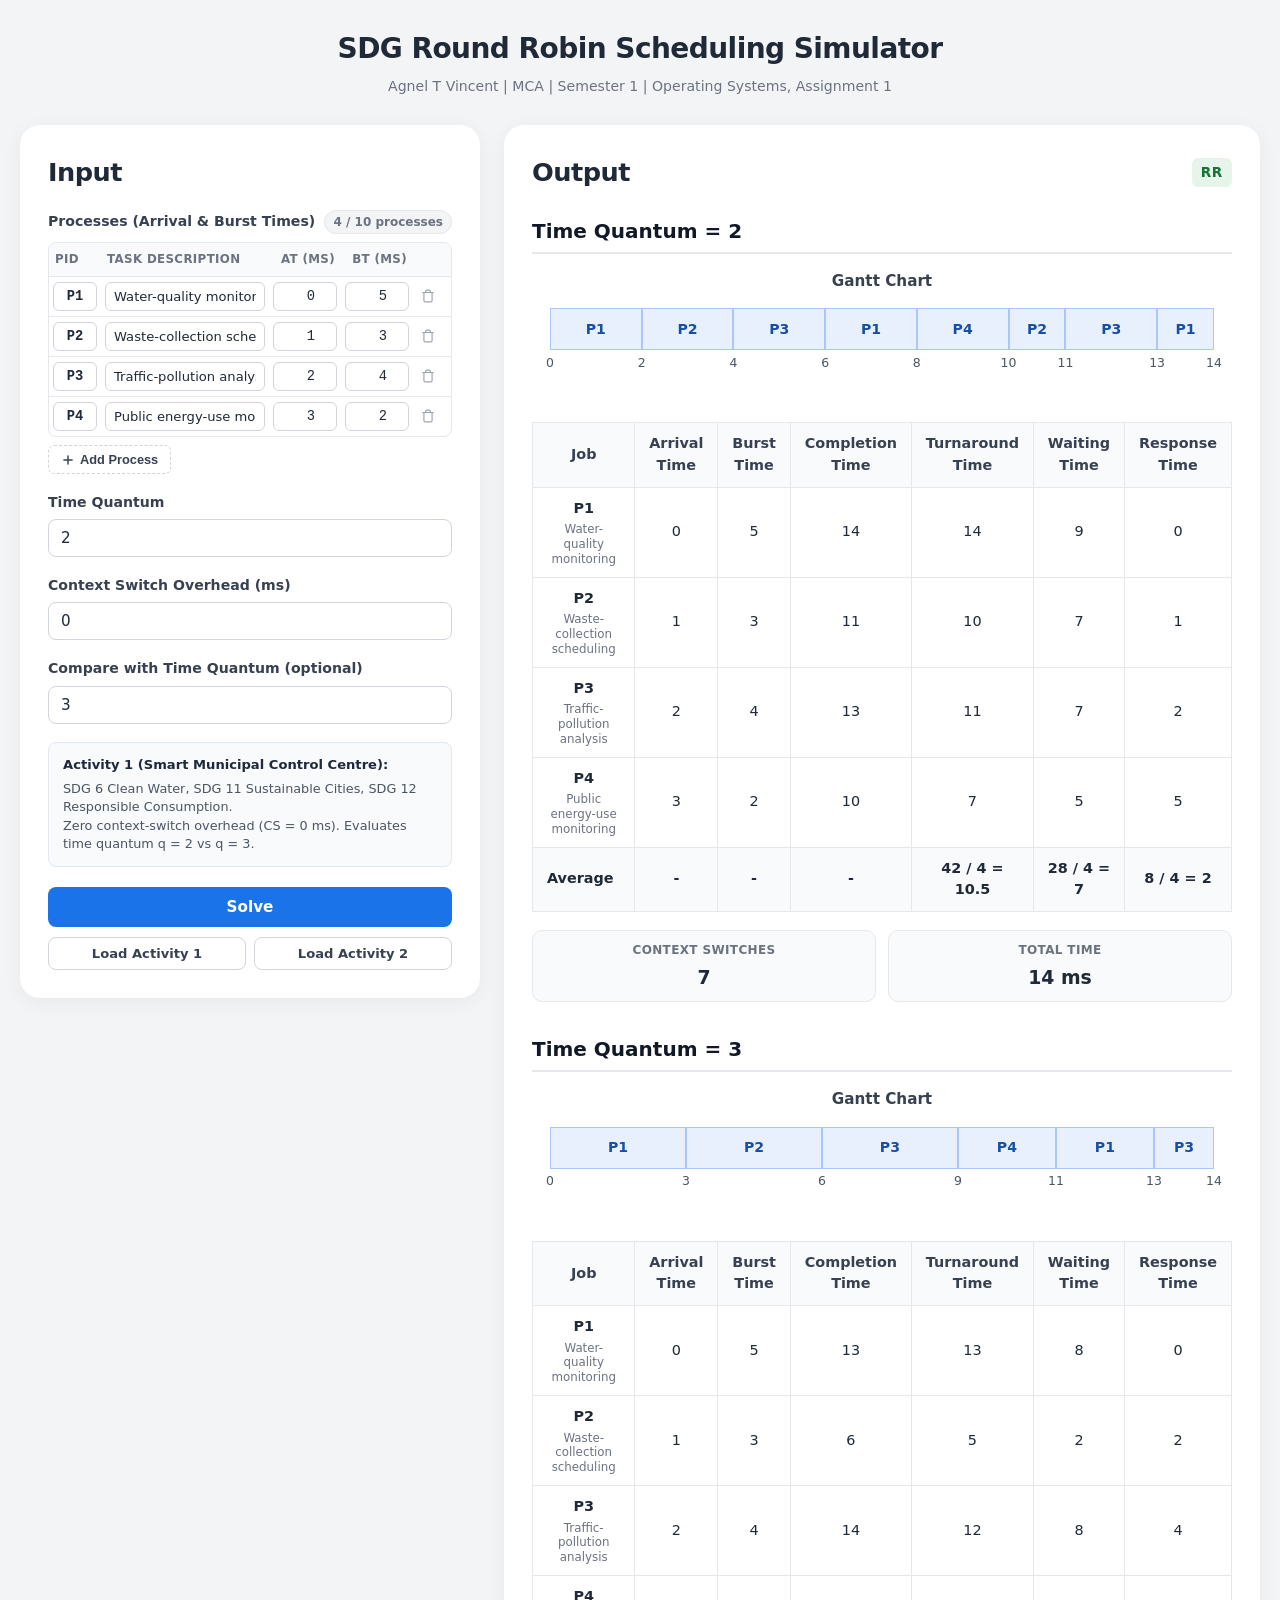
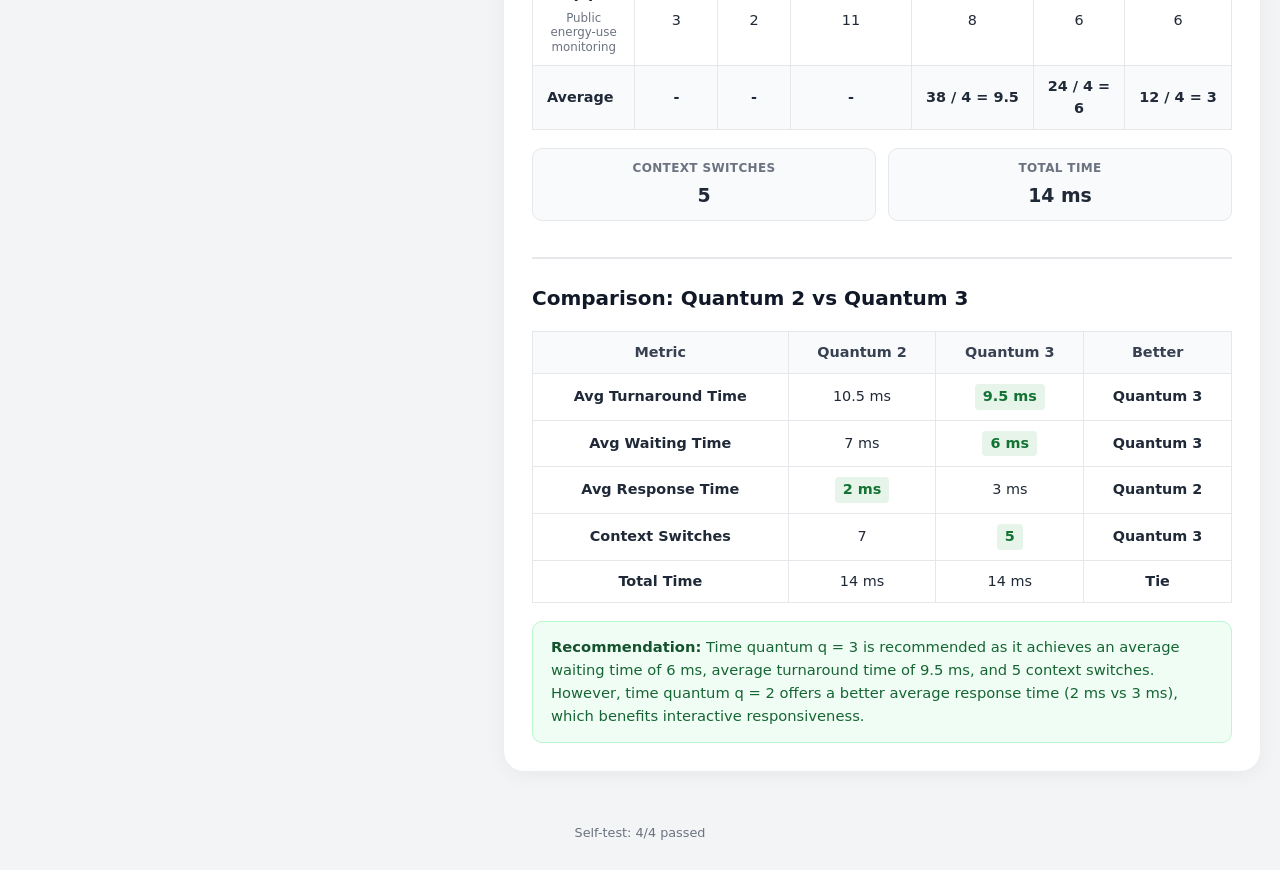
<file: OS1 - Roundrobin Scheduler/index.html>
<!DOCTYPE html>
<html lang="en">
<head>
  <meta charset="UTF-8">
  <meta name="viewport" content="width=device-width, initial-scale=1.0">
  <title>SDG Round Robin Scheduling Simulator</title>
  <link rel="stylesheet" href="style.css">
</head>
<body>

  <!-- Top Header with Page Title and Assignment Details -->
  <header class="app-header">
    <h1 class="page-title">SDG Round Robin Scheduling Simulator</h1>
    <p class="page-subtitle">Agnel T Vincent | MCA | Semester 1 | Operating Systems, Assignment 1</p>
  </header>

  <!-- Two-card Layout: Input on Left, Output on Right -->
  <main class="main-layout">

    <!-- Left Card: Input Parameters -->
    <aside class="card input-card">
      <h2 class="card-heading">Input</h2>

      <!-- Input Form Fields -->
      <form id="scheduler-form" onsubmit="return false;">
        <!-- Process Configuration Table (Row-wise AT & BT) -->
        <div class="process-table-section">
          <div class="table-header-row">
            <label class="form-section-label">Processes (Arrival &amp; Burst Times)</label>
            <span id="process-counter" class="process-counter">4 processes</span>
          </div>

          <div class="process-table-container">
            <table class="table input-table" id="process-input-table">
              <thead>
                <tr>
                  <th scope="col" style="width: 52px;">PID</th>
                  <th scope="col">Task Description</th>
                  <th scope="col" style="width: 72px;" class="text-right">AT (ms)</th>
                  <th scope="col" style="width: 72px;" class="text-right">BT (ms)</th>
                  <th scope="col" style="width: 38px;" class="text-center"></th>
                </tr>
              </thead>
              <tbody id="process-table-body">
                <!-- Dynamically populated process rows -->
              </tbody>
            </table>
          </div>

          <div class="table-actions">
            <button type="button" id="add-process-btn" class="btn-add-process">
              <svg width="14" height="14" viewBox="0 0 24 24" fill="none" stroke="currentColor" stroke-width="2.5" stroke-linecap="round" stroke-linejoin="round">
                <line x1="12" y1="5" x2="12" y2="19"></line>
                <line x1="5" y1="12" x2="19" y2="12"></line>
              </svg>
              Add Process
            </button>
          </div>
        </div>

        <div class="form-group">
          <label for="quantum-input">Time Quantum</label>
          <input type="number" id="quantum-input" value="2" min="1" placeholder="e.g. 2">
        </div>

        <div class="form-group">
          <label for="overhead-input">Context Switch Overhead (ms)</label>
          <input type="number" id="overhead-input" value="0" min="0" placeholder="0 means no overhead">
        </div>

        <div class="form-group">
          <label for="compare-quantum-input">Compare with Time Quantum (optional)</label>
          <input type="number" id="compare-quantum-input" value="3" min="1" placeholder="e.g. 3">
        </div>

        <!-- Scenario Information Callout (shown when a preset is loaded) -->
        <div id="scenario-note" class="scenario-note" style="display: none;"></div>

        <!-- Primary Action Button -->
        <button type="button" id="solve-btn" class="btn btn-primary">Solve</button>

        <!-- Preset Buttons -->
        <div class="preset-group">
          <button type="button" id="btn-activity-1" class="btn btn-outline">Load Activity 1</button>
          <button type="button" id="btn-activity-2" class="btn btn-outline">Load Activity 2</button>
        </div>

        <!-- Error Alert Message -->
        <div id="error-message" class="error-message" role="alert" style="display: none;"></div>
      </form>
    </aside>

    <!-- Right Card: Output Results -->
    <section class="card output-card">
      <div class="output-header">
        <h2 class="card-heading">Output</h2>
        <span class="badge-rr">RR</span>
      </div>

      <!-- Container where results (Gantt, Tables, Summaries) are rendered -->
      <div id="output-content" class="output-content">
        <!-- Rendered dynamically by script.js -->
      </div>
    </section>

  </main>

  <!-- Muted Footer showing Self-Test Result -->
  <footer class="app-footer">
    <p id="self-test-line" class="self-test-text">Running self-test...</p>
  </footer>

  <!-- Scheduling Engine and UI Logic -->
  <script src="script.js"></script>
</body>
</html>
</file>
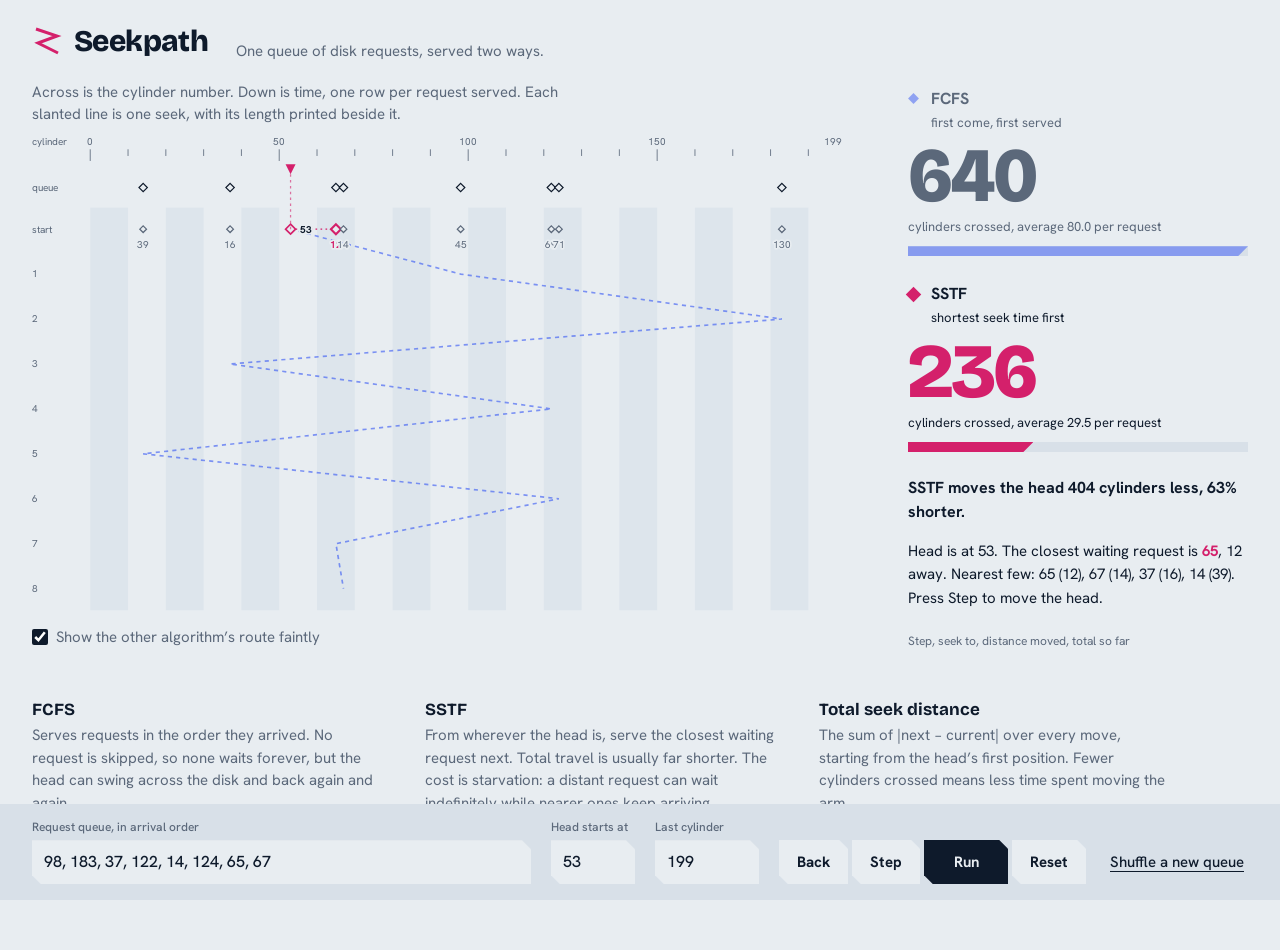
<file: OS2 -FCFS and SSTF/index.html>
<!doctype html>
<html lang="en">
<head>
<meta charset="utf-8">
<meta name="viewport" content="width=device-width, initial-scale=1, viewport-fit=cover">
<title>Seekpath – FCFS and SSTF disk scheduling</title>
<link rel="stylesheet" href="https://fonts.googleapis.com/css2?family=Bricolage+Grotesque:opsz,wght@12..96,500;700;800&family=Hanken+Grotesk:wght@400;500;700&display=swap">
<style>
:root{--paper:#E8EDF1;--ink:#0E1A2B;--mute:#5B687A;--tint:#D8E0E8;--band:#DDE5EC;--fcfs:#2447F5;--sstf:#D4206B;color-scheme:light;box-sizing:border-box;padding-top:env(safe-area-inset-top,0px);padding-bottom:env(safe-area-inset-bottom,0px)}
@media (prefers-color-scheme:dark){:root:not([data-theme="light"]){--paper:#0D1626;--ink:#E4EBF5;--mute:#8F9DB2;--tint:#1A2740;--band:#121E32;--fcfs:#7894FF;--sstf:#FF6FA8;color-scheme:dark}}
:root[data-theme="dark"]{--paper:#0D1626;--ink:#E4EBF5;--mute:#8F9DB2;--tint:#1A2740;--band:#121E32;--fcfs:#7894FF;--sstf:#FF6FA8;color-scheme:dark}
html{scroll-padding-top:env(safe-area-inset-top,0px)}
*,*::before,*::after{box-sizing:inherit}
body{margin:0;background:var(--paper);color:var(--ink);font:400 15px/1.5 "Hanken Grotesk",system-ui,-apple-system,"Segoe UI",sans-serif;--ac:var(--sstf)}
button,input{font:inherit;color:inherit}
.cut{clip-path:polygon(0 0,calc(100% - 9px) 0,100% 9px,100% 100%,9px 100%,0 calc(100% - 9px))}

.top{display:flex;flex-wrap:wrap;align-items:baseline;gap:6px 28px;padding:26px 32px 4px}
.brand{display:flex;align-items:center;gap:12px}
h1{margin:0;font:800 30px/1 "Bricolage Grotesque","Hanken Grotesk",sans-serif;letter-spacing:-.02em}
.top p{margin:0;color:var(--mute)}
.stage{display:grid;grid-template-columns:minmax(0,1fr) 340px;gap:44px;padding:14px 32px 10px}
.cap{margin:0 0 10px;max-width:70ch;color:var(--mute)}
.scroll{overflow-x:auto}
#chart{display:block;width:100%;min-width:720px;height:auto;font-family:"Hanken Grotesk",system-ui,sans-serif;font-variant-numeric:tabular-nums}
#chart text{font-size:12px;fill:var(--ink)}
#chart .mu{fill:var(--mute)}
#chart .h{paint-order:stroke;stroke:var(--paper);stroke-width:4px;stroke-linejoin:round}
.band{fill:var(--band)}
.tk{stroke:var(--mute);stroke-width:1}
.pin{fill:var(--paper);stroke:var(--ink);stroke-width:1.5}
.pin.s{fill:var(--c);stroke:var(--c)}
.ghost{fill:none;stroke:var(--o);stroke-width:2;stroke-dasharray:5 5;opacity:.55}
.seg{fill:none;stroke:var(--c);stroke-width:2.6}
.draw{stroke-dasharray:1;stroke-dashoffset:1;animation:dr .8s ease-out forwards}
@keyframes dr{to{stroke-dashoffset:0}}
.nd{fill:var(--c)}
.nd0{fill:var(--paper);stroke:var(--c);stroke-width:2}
.cand{fill:var(--paper);stroke:var(--mute);stroke-width:1.5}
.cand.hi{stroke:var(--c);stroke-width:2.5}
#chart .cd{fill:var(--mute)}
#chart .cd.hi{fill:var(--c);font-weight:700}
.hop{stroke:var(--c);stroke-width:1.5;stroke-dasharray:2 4}
.needle{stroke:var(--c);stroke-width:1.5;stroke-dasharray:3 4;opacity:.6}
.ptr{fill:var(--c)}
#chart .dl{font-weight:500}
#chart .nv{font-weight:700}
.ov{display:inline-flex;gap:8px;align-items:center;margin-top:8px;color:var(--mute);cursor:pointer}
.ov input{accent-color:var(--ink);width:16px;height:16px;margin:0}

.side{display:flex;flex-direction:column;gap:6px}
.tot{all:unset;display:grid;gap:2px;cursor:pointer;padding:6px 0 14px;color:var(--mute);--c:var(--fcfs)}
#t-sstf{--c:var(--sstf)}
.tot:focus-visible{outline:2px solid var(--ink);outline-offset:4px}
.tot.on{color:var(--ink)}
.nm{display:flex;align-items:center;gap:12px;font-weight:700;font-size:16px}
.dia{width:11px;height:11px;background:var(--c);transform:rotate(45deg) scale(.7);opacity:.45;transition:.25s}
.on .dia{opacity:1;transform:rotate(45deg) scale(1)}
.ds{font-size:13px;margin-left:23px}
.n{font:800 clamp(52px,6vw,80px)/1 "Bricolage Grotesque","Hanken Grotesk",sans-serif;letter-spacing:-.03em;font-variant-numeric:tabular-nums;color:var(--mute);margin-top:4px}
.on .n{color:var(--c)}
.sub{font-size:13px}
.bar{display:block;height:10px;margin-top:8px;background:var(--tint)}
.bar i{display:block;height:100%;background:var(--c);clip-path:polygon(0 0,100% 0,calc(100% - 10px) 100%,0 100%);transition:width .5s;opacity:.45}
.on .bar i{opacity:1}
#verdict{margin:4px 0 0;font-weight:700;font-size:16px}
#now{margin:10px 0 0;line-height:1.55}
.hl{color:var(--ac);font-weight:700}
.th{margin:16px 0 4px;font-size:12px;color:var(--mute)}
#tape{list-style:none;margin:0;padding:0;font-size:13px;font-variant-numeric:tabular-nums}
#tape li{display:grid;grid-template-columns:26px 1fr auto 48px;gap:8px;padding:6px 8px;align-items:baseline}
#tape li:nth-child(odd){background:var(--band)}
#tape b{color:var(--mute);font-weight:500}
#tape span{font-weight:700}
#tape small{color:var(--mute);font-weight:400;margin-left:6px}
#tape em{font-style:normal;color:var(--ac);font-weight:700}
#tape u{text-decoration:none;text-align:right;font-weight:700}

.notes{display:grid;grid-template-columns:repeat(3,minmax(0,1fr));gap:12px 44px;padding:30px 32px 40px;max-width:1200px}
.notes h2{margin:0 0 4px;font:700 17px/1.2 "Bricolage Grotesque","Hanken Grotesk",sans-serif}
.notes p{margin:0;color:var(--mute);max-width:46ch}

.dock{position:sticky;bottom:0;z-index:5;display:flex;flex-wrap:wrap;align-items:end;gap:14px 20px;padding:14px 32px 16px;background:var(--tint)}
.f{display:grid;gap:4px}
.f span{font-size:12px;color:var(--mute);font-weight:500}
.f input{background:var(--paper);border:0;padding:10px 12px;font-size:16px;font-weight:500;min-width:0;font-variant-numeric:tabular-nums}
.f input:focus{outline:0;box-shadow:inset 0 0 0 2px var(--ink)}
.f.q{flex:1 1 280px}.f.h{width:84px}.f.m{width:104px}
.deck{display:flex;gap:4px}
.deck button{background:var(--paper);border:0;padding:11px 18px;cursor:pointer;font-weight:700}
.deck button:hover{background:var(--ink);color:var(--paper)}
.deck .go{background:var(--ink);color:var(--paper);min-width:84px}
.deck .go:hover{background:var(--sstf);color:#fff}
.deck button:focus-visible,.lnk:focus-visible{outline:0;box-shadow:inset 0 0 0 2px var(--sstf)}
.lnk{background:none;border:0;padding:11px 4px;cursor:pointer;font-weight:500;text-decoration:underline;text-underline-offset:4px}
#err{flex-basis:100%;margin:0;color:var(--sstf);font-weight:500}
#err:empty{display:none}

@media (max-width:900px){.stage{grid-template-columns:1fr;gap:20px;padding:14px 18px}.top,.notes,.dock{padding-left:18px;padding-right:18px}.notes{grid-template-columns:1fr}}
@media (prefers-reduced-motion:reduce){.draw{animation:none;stroke-dashoffset:0}.bar i,.dia{transition:none}}
</style>
</head>
<body>
<header class="top">
  <div class="brand">
    <svg width="30" height="30" viewBox="0 0 30 30" aria-hidden="true"><polyline points="4,3 25,10 6,17 26,27" fill="none" stroke="var(--sstf)" stroke-width="3"/></svg>
    <h1>Seekpath</h1>
  </div>
  <p>One queue of disk requests, served two ways.</p>
</header>

<main class="stage">
  <section class="plot">
    <p class="cap">Across is the cylinder number. Down is time, one row per request served. Each slanted line is one seek, with its length printed beside it.</p>
    <div class="scroll"><svg id="chart" role="img" aria-label="Disk head path over time"></svg></div>
    <label class="ov"><input type="checkbox" id="ov" checked> Show the other algorithm’s route faintly</label>
  </section>

  <aside class="side">
    <button class="tot" id="t-fcfs"><span class="nm"><i class="dia"></i>FCFS</span><span class="ds">first come, first served</span><span class="n">0</span><span class="sub"></span><span class="bar"><i></i></span></button>
    <button class="tot" id="t-sstf"><span class="nm"><i class="dia"></i>SSTF</span><span class="ds">shortest seek time first</span><span class="n">0</span><span class="sub"></span><span class="bar"><i></i></span></button>
    <p id="verdict"></p>
    <p id="now"></p>
    <p class="th">Step, seek to, distance moved, total so far</p>
    <ol id="tape"></ol>
  </aside>
</main>

<section class="notes">
  <div><h2>FCFS</h2><p>Serves requests in the order they arrived. No request is skipped, so none waits forever, but the head can swing across the disk and back again and again.</p></div>
  <div><h2>SSTF</h2><p>From wherever the head is, serve the closest waiting request next. Total travel is usually far shorter. The cost is starvation: a distant request can wait indefinitely while nearer ones keep arriving.</p></div>
  <div><h2>Total seek distance</h2><p>The sum of |next − current| over every move, starting from the head’s first position. Fewer cylinders crossed means less time spent moving the arm.</p></div>
</section>

<div class="dock">
  <label class="f q"><span>Request queue, in arrival order</span><input id="queue" class="cut" value="98, 183, 37, 122, 14, 124, 65, 67" autocomplete="off" spellcheck="false"></label>
  <label class="f h"><span>Head starts at</span><input id="head" class="cut" value="53" inputmode="numeric"></label>
  <label class="f m"><span>Last cylinder</span><input id="max" class="cut" value="199" inputmode="numeric"></label>
  <div class="deck">
    <button id="back" class="cut" title="Back (left arrow)">Back</button>
    <button id="step" class="cut" title="Step (right arrow or space)">Step</button>
    <button id="run" class="cut go">Run</button>
    <button id="reset" class="cut">Reset</button>
  </div>
  <button class="lnk" id="shuffle">Shuffle a new queue</button>
  <p id="err" role="alert"></p>
</div>

<script>
const $ = s => document.querySelector(s);
const S = {algo:'sstf', k:0, anim:false, timer:null, reqs:[], head:53, max:199, route:{}, tot:{}};

function parse(){
  const m = +$('#max').value, h = +$('#head').value;
  const reqs = $('#queue').value.split(/[\s,;]+/).filter(Boolean).map(Number);
  if(!Number.isInteger(m) || m < 10 || m > 999) return {err:'Last cylinder must be a whole number from 10 to 999.'};
  if(!Number.isInteger(h) || h < 0 || h > m) return {err:'The head must start between 0 and ' + m + '.'};
  if(reqs.length < 1 || reqs.length > 14) return {err:'Enter between 1 and 14 requests.'};
  if(reqs.some(v => !Number.isInteger(v) || v < 0 || v > m)) return {err:'Every request must be a whole number from 0 to ' + m + '.'};
  return {reqs, head:h, max:m};
}
function route(algo, head, reqs){
  if(algo === 'fcfs') return reqs.slice();
  const pend = reqs.slice(), out = []; let cur = head;
  while(pend.length){
    let b = 0;
    for(let j = 1; j < pend.length; j++) if(Math.abs(pend[j]-cur) < Math.abs(pend[b]-cur)) b = j;
    cur = pend.splice(b, 1)[0]; out.push(cur);
  }
  return out;
}
const total = (head, order) => order.reduce((s, v, i) => s + Math.abs(v - (i ? order[i-1] : head)), 0);

function recompute(){
  const p = parse();
  if(p.err){ $('#err').textContent = p.err; return; }
  $('#err').textContent = '';
  stop();
  Object.assign(S, {reqs:p.reqs, head:p.head, max:p.max, k:0, anim:false});
  for(const a of ['fcfs','sstf']){ S.route[a] = route(a, p.head, p.reqs); S.tot[a] = total(p.head, S.route[a]); }
  draw();
}
function draw(){
  document.body.style.setProperty('--ac', S.algo === 'fcfs' ? 'var(--fcfs)' : 'var(--sstf)');
  renderTotals(); renderChart(); renderTape();
}

function renderTotals(){
  const n = S.reqs.length, mx = Math.max(S.tot.fcfs, S.tot.sstf) || 1;
  for(const a of ['fcfs','sstf']){
    const b = $('#t-' + a);
    b.classList.toggle('on', S.algo === a);
    b.querySelector('.n').textContent = S.tot[a];
    b.querySelector('.bar i').style.width = (S.tot[a] / mx * 100) + '%';
    let sub = 'cylinders crossed, average ' + (S.tot[a] / n).toFixed(1) + ' per request';
    if(S.algo === a && S.k > 0) sub += '. So far: ' + total(S.head, S.route[a].slice(0, S.k));
    b.querySelector('.sub').textContent = sub;
  }
  const f = S.tot.fcfs, s = S.tot.sstf;
  $('#verdict').textContent = f === s ? 'Both cover the same distance on this queue. Try shuffling.'
    : s < f ? 'SSTF moves the head ' + (f - s) + ' cylinders less, ' + Math.round((f - s) / f * 100) + '% shorter.'
    : 'FCFS happens to win here by ' + (s - f) + ' cylinders. Uncommon, but possible.';
}

const dia = (x, y, r, cls) => `<polygon class="${cls}" points="${x},${y-r} ${x+r},${y} ${x},${y+r} ${x-r},${y}"/>`;

function renderChart(){
  const {head, max, reqs, k, algo} = S, n = reqs.length, other = algo === 'fcfs' ? 'sstf' : 'fcfs';
  const W = 1000, L = 70, R = 26, pinY = 62, top = 112, rh = 54, H = top + n * rh + 36;
  const X = v => L + v / max * (W - L - R), Y = i => top + i * rh;
  const path = [head, ...S.route[algo]], opath = [head, ...S.route[other]];
  const minor = max <= 100 ? 5 : max <= 300 ? 10 : 50, major = minor * 5;
  let s = '';
  for(let v = 0, b = 0; v < max; v += minor, b++){
    if(b % 2 === 0) s += `<rect class="band" x="${X(v)}" y="${top-26}" width="${X(Math.min(v+minor, max)) - X(v)}" height="${H-top+16}"/>`;
  }
  for(let v = 0; v <= max; v += minor){
    const mj = v % major === 0, x = X(v);
    s += `<line class="tk" x1="${x}" x2="${x}" y1="16" y2="${mj?30:24}"/>`;
    if(mj) s += `<text class="mu" x="${x}" y="11" text-anchor="middle">${v}</text>`;
  }
  if(max % major >= minor * 2) s += `<text class="mu" x="${X(max)}" y="11" text-anchor="end">${max}</text>`;
  s += `<text class="mu" x="0" y="11">cylinder</text><text class="mu" x="0" y="${pinY+4}">queue</text>`;

  const cnt = {}; S.route[algo].slice(0, k).forEach(v => cnt[v] = (cnt[v] || 0) + 1);
  reqs.forEach(v => { const done = cnt[v] > 0; if(done) cnt[v]--; s += dia(X(v), pinY, 5, 'pin' + (done ? ' s' : '')); });

  for(let i = 0; i <= n; i++) s += `<text class="mu" x="0" y="${Y(i)+4}">${i === 0 ? 'start' : i}</text>`;

  if($('#ov').checked) s += `<polyline class="ghost" points="${opath.map((v, i) => X(v) + ',' + Y(i)).join(' ')}"/>`;

  for(let i = 1; i <= k; i++){
    const x1 = X(path[i-1]), y1 = Y(i-1), x2 = X(path[i]), y2 = Y(i), d = Math.abs(path[i] - path[i-1]);
    s += `<path class="seg${i === k && S.anim ? ' draw' : ''}" pathLength="1" d="M${x1} ${y1}L${x2} ${y2}"/>`;
    const mx = (x1 + x2) / 2, my = (y1 + y2) / 2, right = x2 >= x1;
    s += `<text class="dl h" x="${mx + (right ? 9 : -9)}" y="${my - 4}" text-anchor="${right ? 'start' : 'end'}">${d}</text>`;
  }

  if(k < n){
    const cur = path[k], pend = S.route[algo].slice(k), y = Y(k), seen = new Set();
    s += `<line class="hop" x1="${X(cur)}" x2="${X(pend[0])}" y1="${y}" y2="${y}"/>`;
    pend.forEach((v, j) => {
      if(seen.has(v)) return; seen.add(v);
      const hi = j === 0;
      s += dia(X(v), y, hi ? 6 : 4, 'cand' + (hi ? ' hi' : ''));
      s += `<text class="cd h${hi ? ' hi' : ''}" x="${X(v)}" y="${y + 23}" text-anchor="middle">${Math.abs(v - cur)}</text>`;
    });
  }

  for(let i = 0; i <= k; i++){
    const x = X(path[i]), y = Y(i), left = i > 0 && path[i] < path[i-1];
    s += dia(x, y, 6, i === 0 ? 'nd0' : 'nd');
    s += `<text class="nv h" x="${x + (left ? -11 : 11)}" y="${y + 4}" text-anchor="${left ? 'end' : 'start'}">${path[i]}</text>`;
  }

  const hx = X(path[k]);
  s += `<line class="needle" x1="${hx}" x2="${hx}" y1="46" y2="${Y(k)}"/><polygon class="ptr" points="${hx},46 ${hx-6},34 ${hx+6},34"/>`;

  const svg = $('#chart');
  svg.setAttribute('viewBox', `0 0 ${W} ${H}`);
  svg.style.cssText = `--c:var(--${algo});--o:var(--${other})`;
  svg.innerHTML = s;
}

const pad = n => String(n);
function renderTape(){
  const {algo, head, k} = S, order = S.route[algo], n = order.length;
  let h = '', sum = 0;
  order.slice(0, k).forEach((v, i) => {
    const from = i ? order[i-1] : head, d = Math.abs(v - from); sum += d;
    h += `<li><b>${pad(i+1)}</b><span>${v}<small>from ${from}</small></span><em>+${d}</em><u>${sum}</u></li>`;
  });
  $('#tape').innerHTML = h;
  let t;
  if(k >= n) t = `All ${n} requests served. The head crossed <b class="hl">${S.tot[algo]}</b> cylinders.`;
  else {
    const cur = k ? order[k-1] : head, pend = order.slice(k), nxt = pend[0], d = Math.abs(nxt - cur);
    if(algo === 'fcfs'){
      const near = pend.reduce((b, v) => Math.abs(v - cur) < Math.abs(b - cur) ? v : b, pend[0]);
      t = `Head is at ${cur}. First in line is <b class="hl">${nxt}</b>, ${d} away.` +
          (near !== nxt ? ` FCFS ignores that ${near} is only ${Math.abs(near - cur)} away.` : '');
    } else {
      const list = [...new Set(pend)].sort((a, b) => Math.abs(a - cur) - Math.abs(b - cur)).slice(0, 4).map(v => `${v} (${Math.abs(v - cur)})`).join(', ');
      t = `Head is at ${cur}. The closest waiting request is <b class="hl">${nxt}</b>, ${d} away. Nearest few: ${list}.`;
    }
    if(k === 0) t += ' Press Step to move the head.';
  }
  $('#now').innerHTML = t;
}

function stop(){ clearInterval(S.timer); S.timer = null; $('#run').textContent = 'Run'; }
function go(d){ stop(); S.k = Math.max(0, Math.min(S.reqs.length, S.k + d)); S.anim = d > 0; draw(); }
function tick(){
  if(S.k >= S.reqs.length){ stop(); return; }
  S.k++; S.anim = true; draw();
  if(S.k >= S.reqs.length) stop();
}

$('#step').onclick = () => go(1);
$('#back').onclick = () => go(-1);
$('#reset').onclick = () => { stop(); S.k = 0; S.anim = false; draw(); };
$('#run').onclick = () => {
  if(S.timer){ stop(); return; }
  if(S.k >= S.reqs.length) S.k = 0;
  $('#run').textContent = 'Pause';
  tick();
  if(S.k < S.reqs.length) S.timer = setInterval(tick, 1000); else stop();
};
$('#shuffle').onclick = () => {
  const m = +$('#max').value; if(!(m >= 10 && m <= 999)) return;
  const set = new Set(); while(set.size < 8) set.add(Math.floor(Math.random() * (m + 1)));
  $('#queue').value = [...set].join(', ');
  $('#head').value = Math.floor(Math.random() * (m + 1));
  recompute();
};
for(const a of ['fcfs','sstf']) $('#t-' + a).onclick = () => { S.algo = a; S.anim = false; draw(); };
$('#ov').onchange = draw;
['#queue','#head','#max'].forEach(id => $(id).addEventListener('input', recompute));
document.addEventListener('keydown', e => {
  if(e.target.tagName === 'INPUT' || e.target.tagName === 'BUTTON') return;
  if(e.key === 'ArrowRight' || e.key === ' '){ e.preventDefault(); go(1); }
  if(e.key === 'ArrowLeft'){ e.preventDefault(); go(-1); }
});
recompute();
</script>
</body>
</html>
</file>
<file: OS1 - Roundrobin Scheduler/style.css>
/* ==========================================================================
   SDG Round Robin CPU Scheduling Simulator - Stylesheet
   Modern, clean aesthetic matching system fonts, 20px rounded cards & soft shadows.
   Offline-ready: zero external CDNs, web fonts, or dependencies.
   ========================================================================== */

/* Design Tokens & CSS Variables */
:root {
  --bg-page: #f3f4f6;
  --bg-card: #ffffff;
  --text-main: #1f2937;
  --text-muted: #6b7280;
  --primary-blue: #1a73e8;
  --primary-blue-hover: #1557b0;
  --border-light: #e5e7eb;
  --border-input: #d1d5db;
  --focus-ring: rgba(26, 115, 232, 0.25);
  
  /* Gantt Chart Colors */
  --gantt-proc-bg: #e8f0fe;
  --gantt-proc-border: #a8c7fa;
  --gantt-proc-text: #174ea6;
  --gantt-cs-border: #d1d5db;
  --gantt-cs-text: #4b5563;
  --gantt-idle-bg: #f9fafb;
  --gantt-idle-border: #94a3b8;
  --gantt-idle-text: #64748b;

  /* Badges & Highlights */
  --badge-green-bg: #e6f4ea;
  --badge-green-text: #137333;
  --error-text: #dc2626;
  --card-radius: 20px;
  --card-shadow: 0 4px 20px rgba(0, 0, 0, 0.05);
}

/* Global Reset & Base Setup */
* {
  box-sizing: border-box;
  margin: 0;
  padding: 0;
}

body {
  font-family: system-ui, -apple-system, BlinkMacSystemFont, "Segoe UI", Roboto, Helvetica, Arial, sans-serif;
  background-color: var(--bg-page);
  color: var(--text-main);
  line-height: 1.5;
  padding: 28px 20px;
  min-height: 100vh;
  display: flex;
  flex-direction: column;
}

/* Header Section */
.app-header {
  text-align: center;
  margin-bottom: 28px;
}

.page-title {
  font-size: 1.75rem;
  font-weight: 700;
  color: var(--text-main);
  letter-spacing: -0.02em;
}

.page-subtitle {
  font-size: 0.88rem;
  color: var(--text-muted);
  margin-top: 6px;
}

/* Main Layout: 2 White Cards */
.main-layout {
  display: flex;
  gap: 24px;
  max-width: 1400px;
  width: 100%;
  margin: 0 auto;
  align-items: flex-start;
  flex: 1;
}

/* Cards Shared Styling */
.card {
  background-color: var(--bg-card);
  border-radius: var(--card-radius);
  box-shadow: var(--card-shadow);
  padding: 28px;
}

.card-heading {
  font-size: 1.6rem;
  font-weight: 700;
  color: var(--text-main);
  letter-spacing: -0.02em;
}

/* Left Card: Input */
.input-card {
  flex: 0 0 460px;
  width: 460px;
}

/* Process Configuration Table (Row-wise AT & BT) */
.process-table-section {
  margin-top: 18px;
}

.table-header-row {
  display: flex;
  align-items: center;
  justify-content: space-between;
  margin-bottom: 8px;
}

.form-section-label {
  font-size: 0.88rem;
  font-weight: 600;
  color: #374151;
}

.process-counter {
  font-size: 0.75rem;
  color: var(--text-muted);
  font-weight: 600;
  background: #f3f4f6;
  border: 1px solid var(--border-light);
  padding: 2px 8px;
  border-radius: 12px;
}

.process-table-container {
  overflow-x: auto;
  border: 1px solid var(--border-light);
  border-radius: 8px;
  background-color: #ffffff;
}

.input-table {
  width: 100%;
  border-collapse: collapse;
  font-size: 0.85rem;
}

.input-table th {
  padding: 8px 6px;
  background-color: #f9fafb;
  color: var(--text-muted);
  font-weight: 600;
  font-size: 0.74rem;
  text-transform: uppercase;
  letter-spacing: 0.03em;
  border-bottom: 1px solid var(--border-light);
  white-space: nowrap;
  text-align: left;
}

.input-table th.text-right {
  text-align: right;
}

.input-table th.text-center {
  text-align: center;
}

.input-table td {
  padding: 5px 4px;
  border-bottom: 1px solid var(--border-light);
  vertical-align: middle;
}

.input-table tbody tr:last-child td {
  border-bottom: none;
}

.input-table tbody tr:hover {
  background-color: #f9fafb;
}

.cell-input {
  font-family: inherit;
  font-size: 0.86rem;
  padding: 6px 8px;
  border: 1px solid var(--border-input);
  border-radius: 6px;
  background-color: #ffffff;
  color: var(--text-main);
  outline: none;
  width: 100%;
  box-sizing: border-box;
  transition: border-color 0.15s ease, box-shadow 0.15s ease;
}

.cell-input:focus {
  border-color: var(--primary-blue);
  box-shadow: 0 0 0 2px var(--focus-ring);
}

.cell-input.input-error {
  border-color: var(--error-text) !important;
  background-color: #fef2f2 !important;
}

.cell-input-id {
  font-family: ui-monospace, SFMono-Regular, Menlo, Monaco, Consolas, monospace;
  font-weight: 700;
  text-align: center;
}

.cell-input-task {
  font-size: 0.82rem;
}

.cell-input-num {
  font-family: ui-monospace, SFMono-Regular, Menlo, Monaco, Consolas, monospace;
  text-align: right;
  padding-right: 6px;
}

.btn-delete-row {
  background: transparent;
  border: none;
  color: #9ca3af;
  cursor: pointer;
  padding: 4px;
  border-radius: 4px;
  display: inline-flex;
  align-items: center;
  justify-content: center;
  transition: all 0.15s ease;
}

.btn-delete-row:hover:not(:disabled) {
  color: #dc2626;
  background-color: #fee2e2;
}

.btn-delete-row:disabled {
  opacity: 0.25;
  cursor: not-allowed;
}

.table-actions {
  margin-top: 8px;
  display: flex;
  justify-content: flex-start;
}

.btn-add-process {
  padding: 6px 12px;
  font-size: 0.8rem;
  font-weight: 600;
  color: #374151;
  background-color: #ffffff;
  border: 1px dashed var(--border-input);
  border-radius: 6px;
  display: inline-flex;
  align-items: center;
  gap: 5px;
  cursor: pointer;
  transition: all 0.15s ease;
}

.btn-add-process:hover:not(:disabled) {
  background-color: #f9fafb;
  border-color: var(--primary-blue);
  color: var(--primary-blue);
}

.btn-add-process:disabled {
  opacity: 0.5;
  cursor: not-allowed;
}

.form-group {
  margin-top: 18px;
  display: flex;
  flex-direction: column;
}

.form-group label {
  font-size: 0.88rem;
  font-weight: 600;
  color: #374151;
  margin-bottom: 6px;
}

.form-group input {
  font-family: inherit;
  font-size: 0.95rem;
  padding: 9px 12px;
  border: 1px solid var(--border-input);
  border-radius: 8px;
  outline: none;
  background-color: #ffffff;
  color: var(--text-main);
  transition: border-color 0.15s ease, box-shadow 0.15s ease;
}

.form-group input:focus {
  border-color: var(--primary-blue);
  box-shadow: 0 0 0 3px var(--focus-ring);
}

/* Scenario Note Callout */
.scenario-note {
  margin-top: 18px;
  padding: 12px 14px;
  background-color: #f8fafc;
  border: 1px solid #e2e8f0;
  border-radius: 8px;
  font-size: 0.82rem;
  color: #475569;
  line-height: 1.45;
}

.scenario-note strong {
  color: #1e293b;
  display: block;
  margin-bottom: 6px;
}

.scenario-note ul {
  list-style: none;
  padding-left: 0;
  margin: 0;
}

.scenario-note li {
  margin-bottom: 3px;
}

/* Action Buttons */
.btn {
  font-family: inherit;
  font-size: 0.95rem;
  font-weight: 600;
  border-radius: 8px;
  cursor: pointer;
  transition: all 0.15s ease;
  display: inline-flex;
  align-items: center;
  justify-content: center;
  text-decoration: none;
}

.btn-primary {
  width: 100%;
  margin-top: 20px;
  padding: 11px 16px;
  background-color: var(--primary-blue);
  color: #ffffff;
  border: none;
}

.btn-primary:hover {
  background-color: var(--primary-blue-hover);
}

.preset-group {
  display: flex;
  gap: 8px;
  margin-top: 10px;
}

.btn-outline {
  flex: 1;
  padding: 8px 10px;
  font-size: 0.82rem;
  background-color: transparent;
  color: #374151;
  border: 1px solid var(--border-input);
}

.btn-outline:hover {
  background-color: #f9fafb;
  border-color: #9ca3af;
}

/* Validation Error Message */
.error-message {
  margin-top: 14px;
  padding: 10px 12px;
  background-color: #fef2f2;
  border: 1px solid #fecaca;
  border-radius: 8px;
  color: var(--error-text);
  font-size: 0.85rem;
  font-weight: 500;
  line-height: 1.4;
}

/* Right Card: Output */
.output-card {
  flex: 1;
  min-width: 0;
}

.output-header {
  display: flex;
  align-items: center;
  justify-content: space-between;
  margin-bottom: 24px;
}

/* Green RR Badge */
.badge-rr {
  background-color: var(--badge-green-bg);
  color: var(--badge-green-text);
  font-size: 0.85rem;
  font-weight: 700;
  padding: 4px 9px;
  border-radius: 6px;
  letter-spacing: 0.05em;
}

/* Simulation Output Section */
.simulation-block {
  margin-bottom: 32px;
}

.section-quantum-heading {
  font-size: 1.25rem;
  font-weight: 700;
  color: #111827;
  margin-bottom: 16px;
  padding-bottom: 6px;
  border-bottom: 2px solid var(--border-light);
}

/* Gantt Chart */
.gantt-section {
  margin: 16px 0 26px 0;
  text-align: center;
}

.gantt-heading {
  font-size: 0.95rem;
  font-weight: 600;
  color: #374151;
  margin-bottom: 12px;
}

.gantt-scroll-container {
  overflow-x: auto;
  padding: 4px 18px 24px 18px;
  scrollbar-width: thin;
}

.gantt-track {
  display: flex;
  position: relative;
  align-items: flex-start;
  min-height: 64px;
}

/* Individual Column in Gantt Chart */
.gantt-column {
  display: flex;
  flex-direction: column;
  position: relative;
  flex-shrink: 0;
}

/* Gantt Block Shape */
.gantt-block {
  height: 42px;
  display: flex;
  align-items: center;
  justify-content: center;
  font-size: 0.88rem;
  font-weight: 600;
  border: 1px solid transparent;
  user-select: none;
}

/* Process Block: Light Blue with Blue Border and Dark Blue Text */
.gantt-block-process {
  background-color: var(--gantt-proc-bg);
  border-color: var(--gantt-proc-border);
  color: var(--gantt-proc-text);
}

/* Context Switch: Grey with Diagonal Hatch Pattern */
.gantt-block-cs {
  background: repeating-linear-gradient(
    45deg,
    #f3f4f6,
    #f3f4f6 6px,
    #e5e7eb 6px,
    #e5e7eb 12px
  );
  border-color: var(--gantt-cs-border);
  color: var(--gantt-cs-text);
  font-size: 0.75rem;
  font-weight: 700;
}

/* Idle Block: Light Dotted Block */
.gantt-block-idle {
  background-color: var(--gantt-idle-bg);
  border: 1px dashed var(--gantt-idle-border);
  color: var(--gantt-idle-text);
  font-size: 0.8rem;
  font-style: italic;
}

/* Block Boundary Time Numbers */
.gantt-time-marker {
  position: absolute;
  bottom: -22px;
  font-size: 0.78rem;
  color: #4b5563;
  font-weight: 500;
  white-space: nowrap;
}

.gantt-time-start {
  left: 0;
  transform: translateX(-50%);
}

.gantt-time-end {
  right: 0;
  transform: translateX(50%);
}

/* Results Table */
.results-table-container {
  overflow-x: auto;
  margin: 18px 0;
}

.results-table {
  width: 100%;
  border-collapse: collapse;
  font-size: 0.9rem;
  border: 1px solid var(--border-light);
}

.results-table th,
.results-table td {
  padding: 10px 12px;
  text-align: center;
  border: 1px solid var(--border-light);
}

.results-table th {
  background-color: #f9fafb;
  font-weight: 600;
  color: #374151;
}

.results-table tbody tr:hover {
  background-color: #fcfcfc;
}

.job-task-desc {
  font-size: 0.74rem;
  color: var(--text-muted);
  font-weight: 400;
  margin-top: 3px;
  line-height: 1.25;
}

/* Table Average Row */
.row-average {
  font-weight: 600;
  background-color: #f9fafb;
}

.row-average td:first-child {
  text-align: left;
  padding-left: 14px;
}

/* Summary Row Cards */
.summary-row {
  display: flex;
  gap: 12px;
  flex-wrap: wrap;
  margin: 18px 0;
}

.summary-pill {
  flex: 1;
  min-width: 130px;
  background-color: #f9fafb;
  border: 1px solid var(--border-light);
  border-radius: 10px;
  padding: 10px 14px;
  text-align: center;
}

.summary-pill-label {
  font-size: 0.75rem;
  font-weight: 600;
  color: var(--text-muted);
  text-transform: uppercase;
  letter-spacing: 0.03em;
  margin-bottom: 4px;
}

.summary-pill-value {
  font-size: 1.18rem;
  font-weight: 700;
  color: var(--text-main);
}

/* Comparison Section */
.comparison-section {
  margin-top: 36px;
  padding-top: 24px;
  border-top: 2px solid var(--border-light);
}

.comparison-heading {
  font-size: 1.25rem;
  font-weight: 700;
  color: #111827;
  margin-bottom: 14px;
}

.winning-highlight {
  background-color: var(--badge-green-bg);
  color: var(--badge-green-text);
  font-weight: 700;
  padding: 2px 8px;
  border-radius: 4px;
  display: inline-block;
}

.identical-quanta-msg {
  padding: 12px 16px;
  background-color: #f3f4f6;
  border-radius: 8px;
  color: #4b5563;
  font-size: 0.9rem;
}

/* Recommendation Box */
.recommendation-box {
  margin-top: 18px;
  padding: 14px 18px;
  background-color: #f0fdf4;
  border: 1px solid #bbf7d0;
  border-radius: 10px;
  color: #166534;
  font-size: 0.92rem;
  line-height: 1.55;
}

.recommendation-box strong {
  color: #14532d;
}

/* Footer Section */
.app-footer {
  text-align: center;
  margin-top: 36px;
  padding-top: 16px;
}

.self-test-text {
  font-size: 0.8rem;
  color: var(--text-muted);
}

.self-test-failed {
  color: var(--error-text);
  font-weight: 600;
}

/* Responsive Stacking on Narrow Screens */
@media (max-width: 850px) {
  body {
    padding: 16px 12px;
  }

  .main-layout {
    flex-direction: column;
  }

  .input-card {
    flex: auto;
    width: 100%;
  }

  .card {
    padding: 20px;
  }
}
</file>
